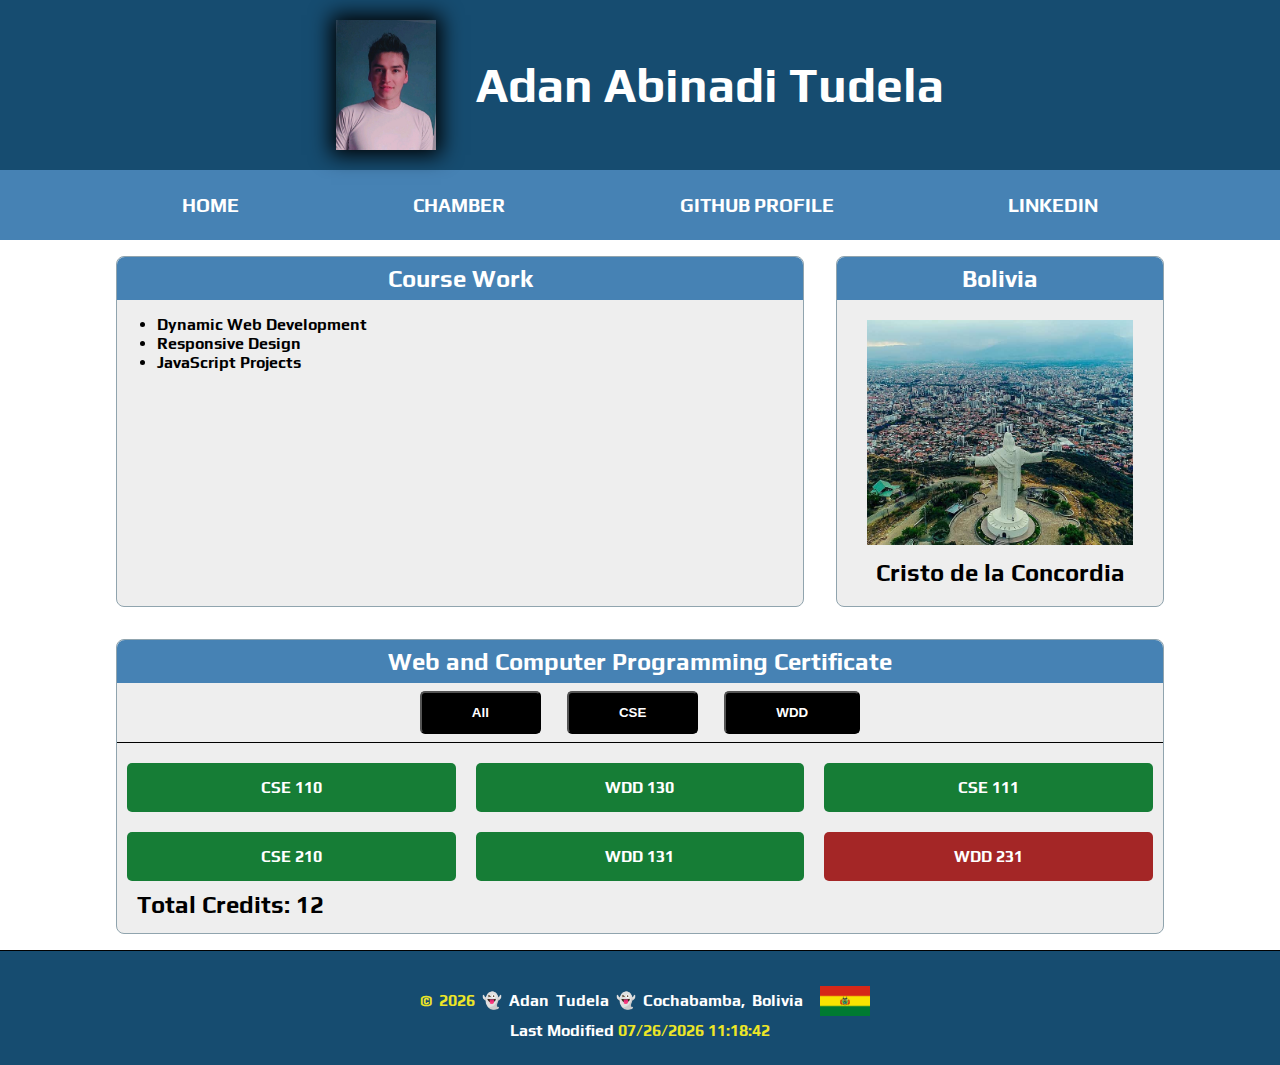
<file: index.html>
<!DOCTYPE html>
<!--March 08 2024-->

<html lang="en-US">

<head>
    <meta charset="utf-8">
    <meta name="viewport" content="width=device-width, initial-scale=1.0">
    <meta name="description" content="Adan Abinadi Tudela's WDD 231 - Web Frontend Development I course home page">
    <meta name="author" content="Adan Tudela">
    <title>WDD 231 | Web Frontend Development I - Abinadi Tudela</title>
    <link rel="stylesheet" href="styles/base.css">
    <script src="scripts/getdates.js" defer></script>
    <script src="scripts/menu.js" defer></script>
    <script src="scripts/courses.js" defer></script>
    <link rel="preconnect" href="https://fonts.googleapis.com">
    <link rel="preconnect" href="https://fonts.gstatic.com" crossorigin>
    <link href="https://fonts.googleapis.com/css2?family=Bodoni+Moda+SC:opsz@6..96&family=Oswald:wght@200..700&family=Play&display=swap" rel="stylesheet">
</head>

<body>
    <header class="headerprofile">
        <img src="images/profile.jpg" alt="Hello, it is me Adan Tudela" width="200">
        <h1 class="indent"> Adan Abinadi Tudela</h1>
        <button id="menu-button" aria-label="Menu"></button>

    </header>
        
    <nav id="navbar">
        <a href="index.html">Home</a>
        <a href="chamber/index.html">Chamber</a>
        <a href="https://github.com/abinaditudela">GitHub Profile</a>
        <a href="https://www.linkedin.com/in/abinadi-tudela-535597187/">Linkedin</a>
    </nav>
    
    <main>
        <section class="card">
            <h2>Course Work</h2>
            <div class="content">
                <ul>
                    <li>Dynamic Web Development</li>
                    <li>Responsive Design</li>
                    <li>JavaScript Projects</li>
                </ul>
        </div>

        </section>

        <section class="card">
            <h2>Bolivia</h2>
            <figure>
                <img src="images/cristo-concordia-min.jpg" alt="The Cristo de la Concordia, Cochabamba, Bolivia.">
                <figcaption>Cristo de la Concordia</figcaption>
            </figure>
        </section>
        <section class="card" id="courses">
            <h2>Web and Computer Programming Certificate</h2>
            <div class="tags" id="head-tags">
                <button class="filter-button">All</button>
                <button class="filter-button">CSE</button>
                <button class="filter-button">WDD</button>
            </div>
            <div class="tags" id="sub-tags">
                
            </div>
            <span id="credits"></span>
        </section>

    </main>
    <footer>
        <p> <span id="currentyear"></span> 👻 Adan Tudela 👻 Cochabamba, Bolivia <img src="images/Flag_of_Bolivia.png" alt="Flag of Bolivia"></p>
        <span id="lastModified"></span>
    </footer>
</body>

</html>
</file>
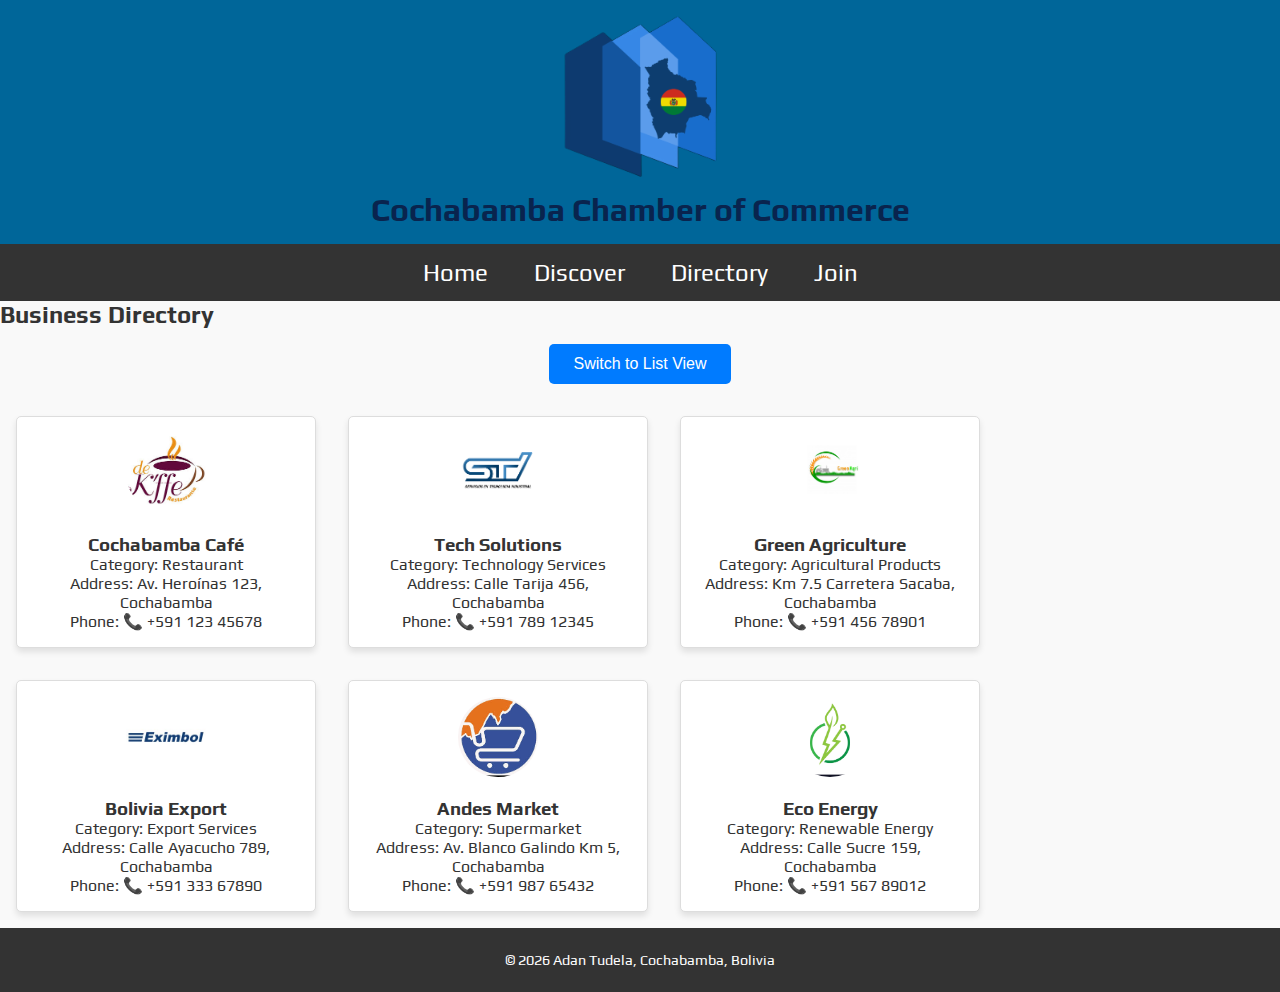
<file: chamber/directory.html>
<!DOCTYPE html>
<!--Nov 21st 2024-->

<html lang="en-US">

<head>
    <meta charset="utf-8">
    <meta name="viewport" content="width=device-width, initial-scale=1.0">
    <meta name="description" content="Cochabamba Chamber of Commerce Directory">
    <meta name="author" content="Adan Tudela">
    <meta property="og:title" content="Cochabamba Chamber of Commerce Directory">
    <meta property="og:type" content="website">
    <meta property="og:image" content="https://abinaditudela.github.io/wdd231/chamber/camaracomercio.jpg">
    <meta property="og:url" content="https://abinaditudela.github.io/wdd231/chamber/directory.html">
    <link rel="icon" href="favicon.ico">
    <title>Chamber of Commerce - Directory</title>
    <link rel="stylesheet" href="styles/styles.css">
    <script src="scripts/directory.js" defer></script>
</head>

<body>
    <header>
        <img src="images/chamber-logo-cut.png" alt="Adan Tudela" class="profile-pic">
        <h1>Cochabamba Chamber of Commerce</h1>
    </header>

    <nav>
        <a href="index.html">Home</a>
        <a href="#">Discover</a>
        <a href="#">Directory</a>
        <a href="#">Join</a>
    </nav>

    <main>
        <section id="directory">
            <h2>Business Directory</h2>
            <button id="toggleView">Switch to List View</button>
            <div id="businesses" class="card-view"></div>
        </section>
    </main>
    

    <footer>
        <p>&copy; <span id="currentYear"></span> Adan Tudela, Cochabamba, Bolivia</p>
    </footer>
</body>

</html>
</file>
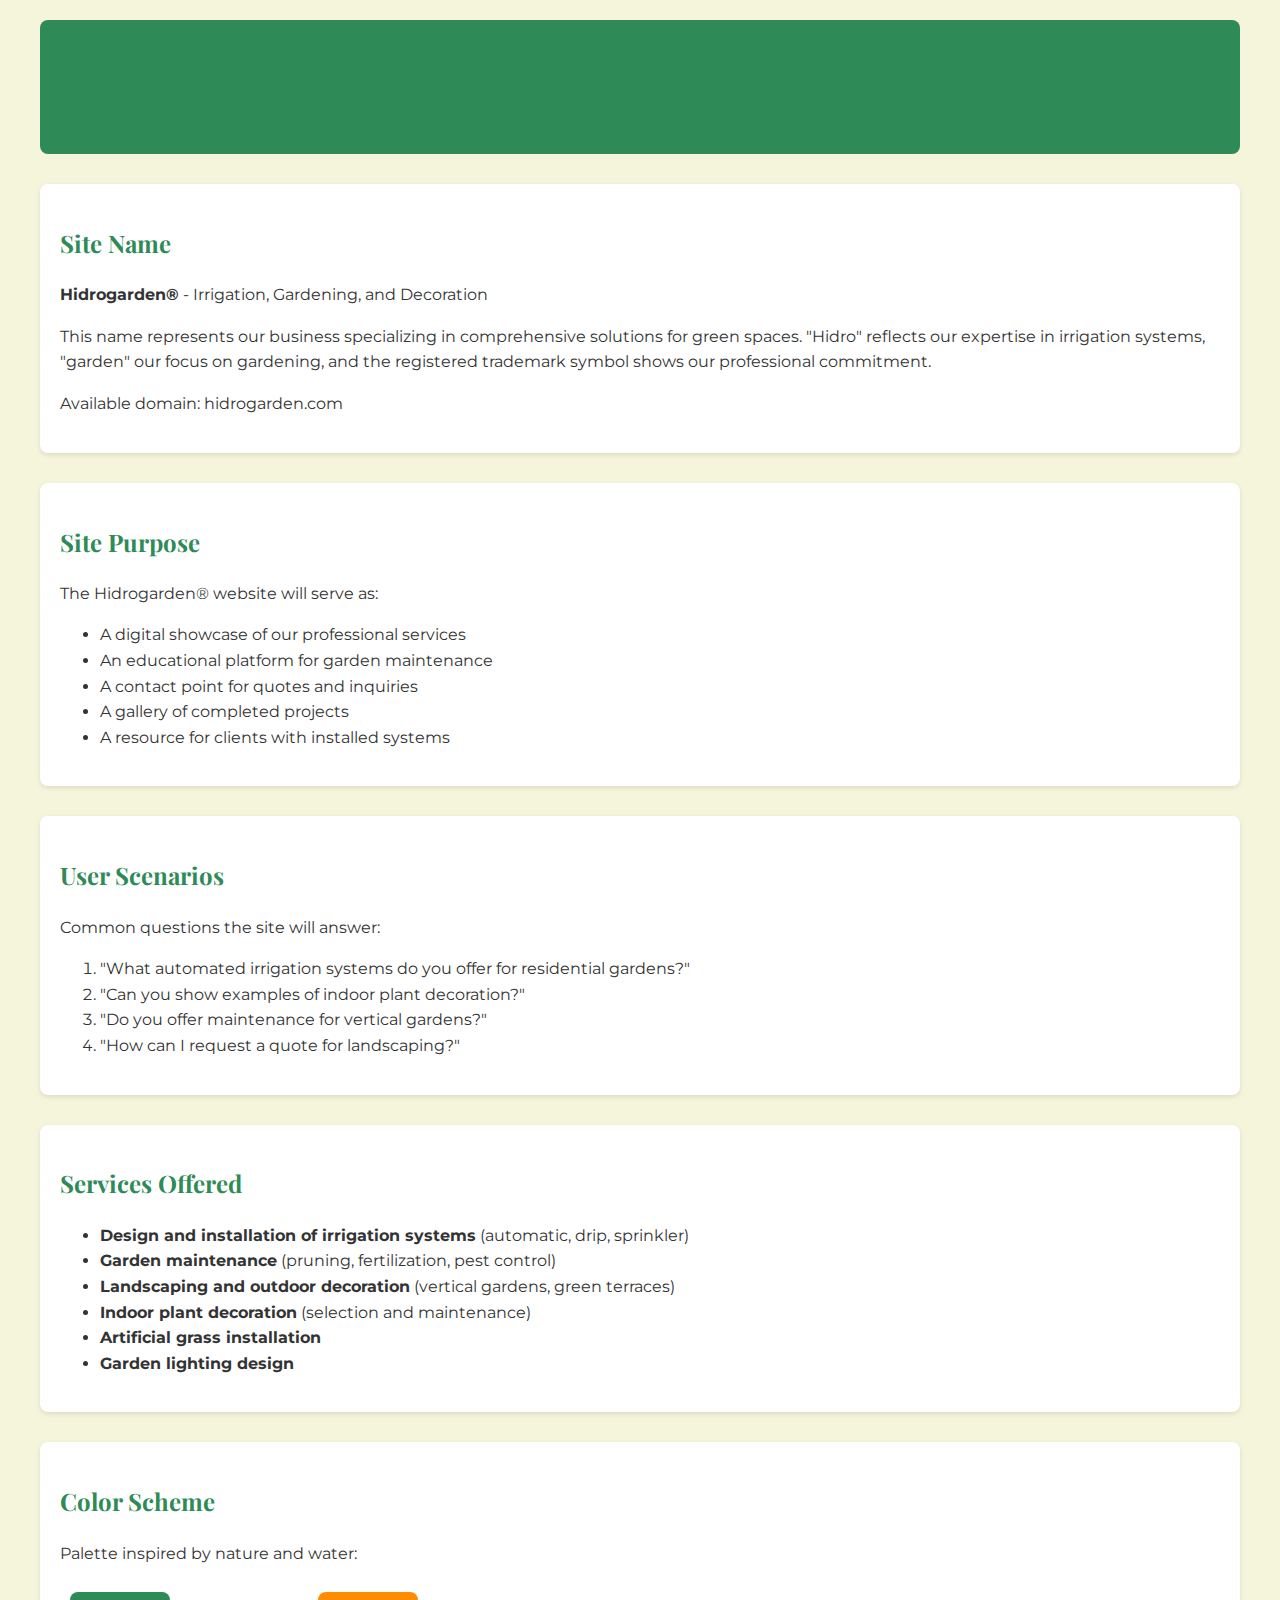
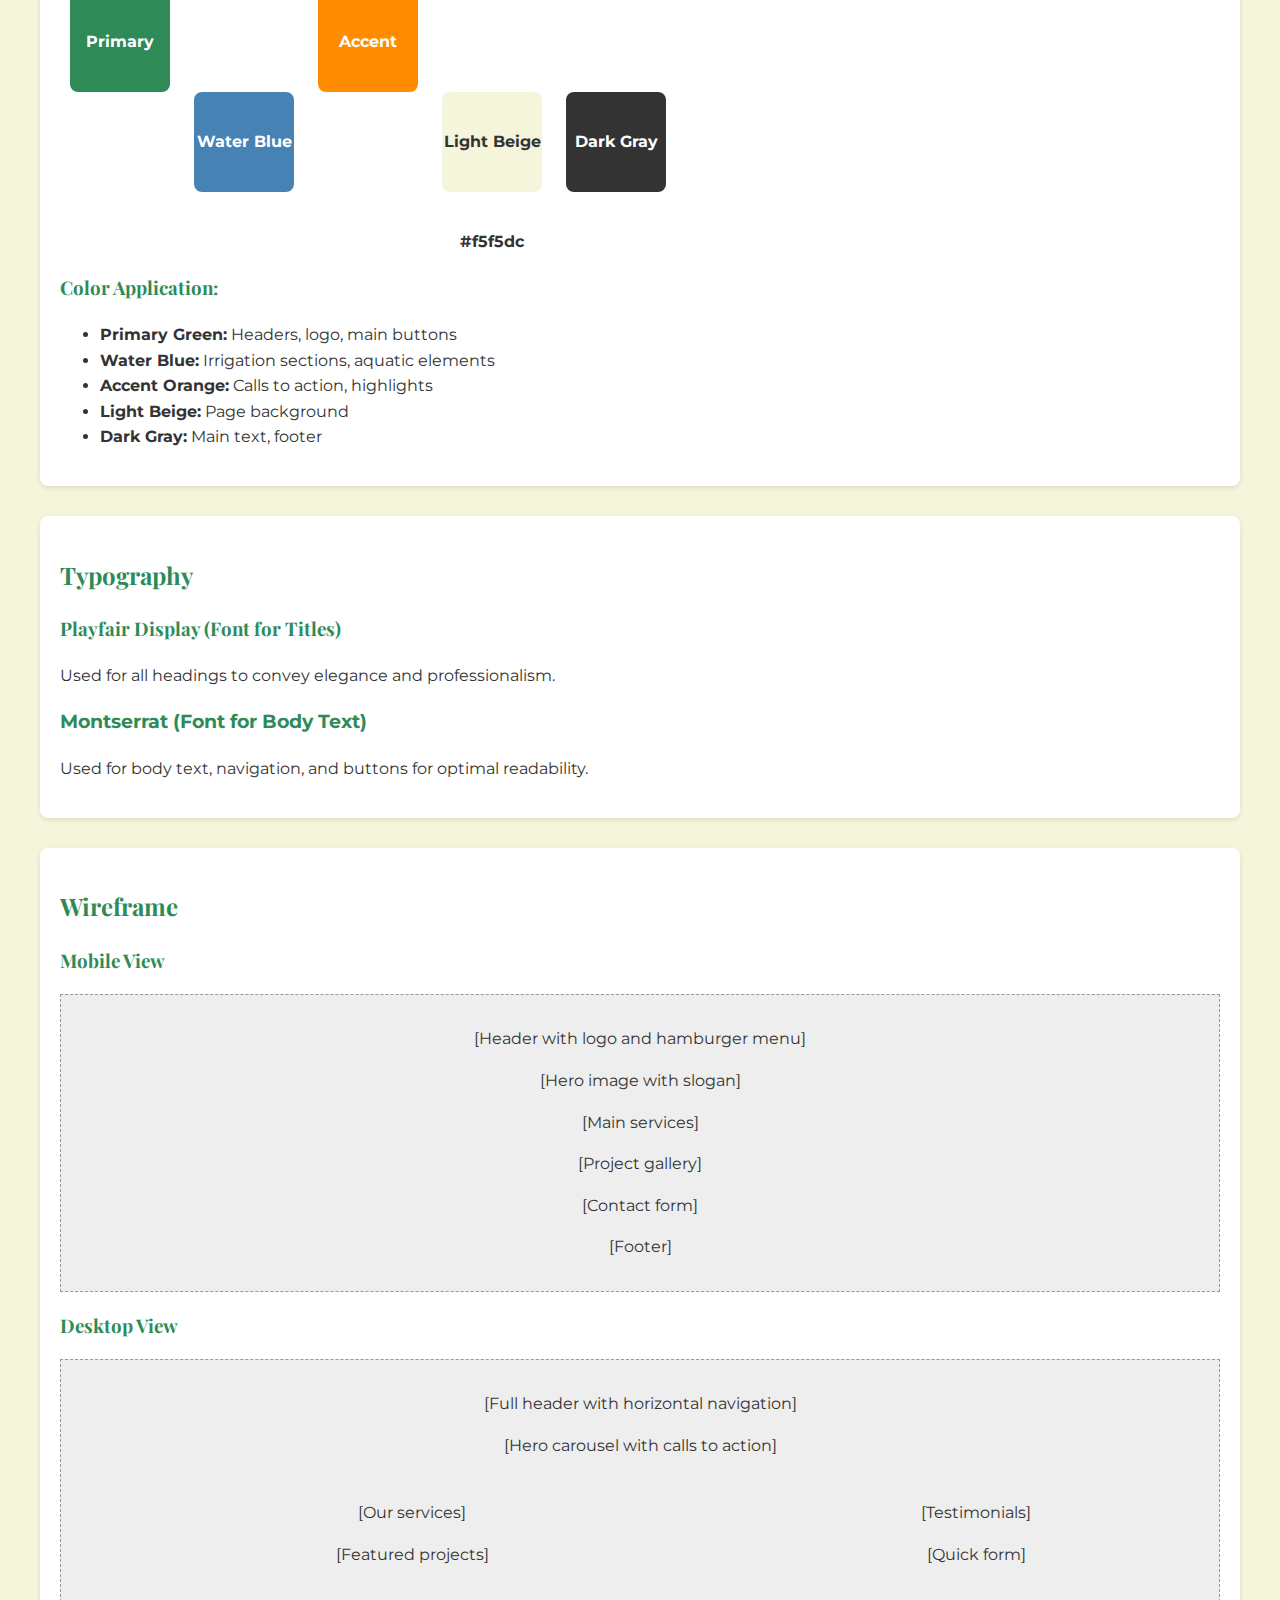
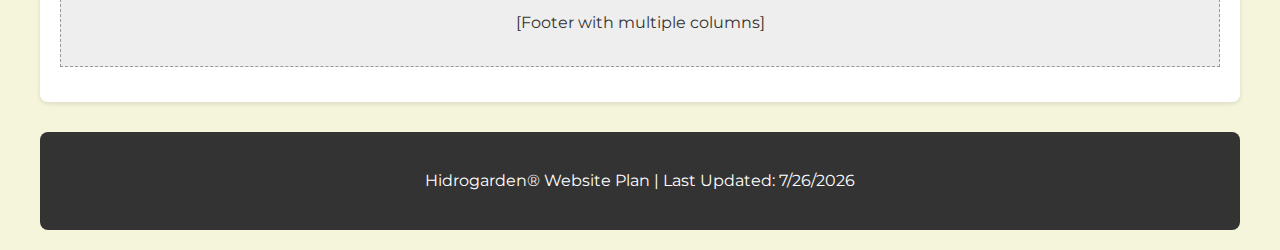
<file: project/site-plan.html>
<!DOCTYPE html>
<html lang="en">
<head>
    <meta charset="UTF-8">
    <meta name="viewport" content="width=device-width, initial-scale=1.0">
    <title>Hidrogarden - Website Plan</title>
    <style>
        /* Color Scheme */
        :root {
            --primary-green: #2e8b57;
            --secondary-blue: #4682b4;
            --accent-orange: #ff8c00;
            --light-beige: #f5f5dc;
            --dark-gray: #333333;
        }
        
        body {
            font-family: 'Montserrat', sans-serif;
            line-height: 1.6;
            color: var(--dark-gray);
            background-color: var(--light-beige);
            max-width: 1200px;
            margin: 0 auto;
            padding: 20px;
        }
        
        h1, h2, h3 {
            font-family: 'Playfair Display', serif;
            color: var(--primary-green);
        }
        
        header {
            background-color: var(--primary-green);
            color: white;
            padding: 20px;
            text-align: center;
            border-radius: 8px;
            margin-bottom: 30px;
        }
        
        section {
            background-color: white;
            padding: 20px;
            margin-bottom: 30px;
            border-radius: 8px;
            box-shadow: 0 2px 5px rgba(0,0,0,0.1);
        }
        
        .color-swatch {
            display: inline-block;
            width: 100px;
            height: 100px;
            margin: 10px;
            border-radius: 8px;
            text-align: center;
            line-height: 100px;
            color: white;
            font-weight: bold;
        }
        
        .wireframe {
            background-color: #eee;
            padding: 15px;
            margin: 15px 0;
            border: 1px dashed #999;
            text-align: center;
        }
        
        footer {
            text-align: center;
            margin-top: 30px;
            padding: 20px;
            background-color: var(--dark-gray);
            color: white;
            border-radius: 8px;
        }
    </style>
    <link href="https://fonts.googleapis.com/css2?family=Montserrat:wght@400;700&family=Playfair+Display:wght@700&display=swap" rel="stylesheet">
</head>
<body>
    <header>
        <h1>Hidrogarden® - Website Plan</h1>
    </header>
    
    <section id="site-name">
        <h2>Site Name</h2>
        <p><strong>Hidrogarden®</strong> - Irrigation, Gardening, and Decoration</p>
        <p>This name represents our business specializing in comprehensive solutions for green spaces. "Hidro" reflects our expertise in irrigation systems, "garden" our focus on gardening, and the registered trademark symbol shows our professional commitment.</p>
        <p>Available domain: hidrogarden.com</p>
    </section>
    
    <section id="purpose">
        <h2>Site Purpose</h2>
        <p>The Hidrogarden® website will serve as:</p>
        <ul>
            <li>A digital showcase of our professional services</li>
            <li>An educational platform for garden maintenance</li>
            <li>A contact point for quotes and inquiries</li>
            <li>A gallery of completed projects</li>
            <li>A resource for clients with installed systems</li>
        </ul>
    </section>
    
    <section id="scenarios">
        <h2>User Scenarios</h2>
        <p>Common questions the site will answer:</p>
        <ol>
            <li>"What automated irrigation systems do you offer for residential gardens?"</li>
            <li>"Can you show examples of indoor plant decoration?"</li>
            <li>"Do you offer maintenance for vertical gardens?"</li>
            <li>"How can I request a quote for landscaping?"</li>
        </ol>
    </section>
    
    <section id="services">
        <h2>Services Offered</h2>
        <ul>
            <li><strong>Design and installation of irrigation systems</strong> (automatic, drip, sprinkler)</li>
            <li><strong>Garden maintenance</strong> (pruning, fertilization, pest control)</li>
            <li><strong>Landscaping and outdoor decoration</strong> (vertical gardens, green terraces)</li>
            <li><strong>Indoor plant decoration</strong> (selection and maintenance)</li>
            <li><strong>Artificial grass installation</strong></li>
            <li><strong>Garden lighting design</strong></li>
        </ul>
    </section>
    
    <section id="colors">
        <h2>Color Scheme</h2>
        <p>Palette inspired by nature and water:</p>
        
        <div class="color-swatch" style="background-color: #2e8b57;">Primary Green<br>#2e8b57</div>
        <div class="color-swatch" style="background-color: #4682b4;">Water Blue<br>#4682b4</div>
        <div class="color-swatch" style="background-color: #ff8c00;">Accent Orange<br>#ff8c00</div>
        <div class="color-swatch" style="background-color: #f5f5dc; color: #333;">Light Beige<br>#f5f5dc</div>
        <div class="color-swatch" style="background-color: #333333;">Dark Gray<br>#333333</div>
        
        <h3>Color Application:</h3>
        <ul>
            <li><strong>Primary Green:</strong> Headers, logo, main buttons</li>
            <li><strong>Water Blue:</strong> Irrigation sections, aquatic elements</li>
            <li><strong>Accent Orange:</strong> Calls to action, highlights</li>
            <li><strong>Light Beige:</strong> Page background</li>
            <li><strong>Dark Gray:</strong> Main text, footer</li>
        </ul>
    </section>
    
    <section id="typography">
        <h2>Typography</h2>
        
        <h3 style="font-family: 'Playfair Display', serif;">Playfair Display (Font for Titles)</h3>
        <p>Used for all headings to convey elegance and professionalism.</p>
        
        <h3 style="font-family: 'Montserrat', sans-serif;">Montserrat (Font for Body Text)</h3>
        <p>Used for body text, navigation, and buttons for optimal readability.</p>
    </section>
    
    <section id="wireframe">
        <h2>Wireframe</h2>
        
        <h3>Mobile View</h3>
        <div class="wireframe">
            <p>[Header with logo and hamburger menu]</p>
            <p>[Hero image with slogan]</p>
            <p>[Main services]</p>
            <p>[Project gallery]</p>
            <p>[Contact form]</p>
            <p>[Footer]</p>
        </div>
        
        <h3>Desktop View</h3>
        <div class="wireframe">
            <p>[Full header with horizontal navigation]</p>
            <p>[Hero carousel with calls to action]</p>
            <div style="display: flex;">
                <div style="width: 60%; padding: 10px;">
                    <p>[Our services]</p>
                    <p>[Featured projects]</p>
                </div>
                <div style="width: 40%; padding: 10px;">
                    <p>[Testimonials]</p>
                    <p>[Quick form]</p>
                </div>
            </div>
            <p>[Footer with multiple columns]</p>
        </div>
    </section>
    
    <footer>
        <p>Hidrogarden® Website Plan | Last Updated: <span id="last-updated"></span></p>
    </footer>

    <script>
        document.getElementById('last-updated').textContent = new Date().toLocaleDateString('en-US');
    </script>
</body>
</html>
</file>
<file: styles/base.css>
@import url('https://fonts.googleapis.com/css2?family=Oswald&family=Play&display=swap');
:root {

    --heading-font: "Play", sans-serif;
    --paragraph-font: "Oswald", sans-serif;}

*{
    margin: 0;
    padding: 0;
    box-sizing: border-box;

}

body{
    font-size: 16px;
    font-family: var(--heading-font);
    font-weight: 600;
}

/* HEADER */

.headerprofile{
    display: flex;
    align-items: center;
    justify-content: center;
    background-color: #164c70;
    padding: 20px 0px;

}
.headerprofile img{
    width: 100px;
    height: 130px;
    margin-right: 40px;
    box-shadow: 0px 0px 20px 5px;

}
/* NAVEGATION BAR */

nav{
    background-color: steelblue;
    padding: 1rem;
    display: flex;
    align-items: center;
    justify-content: space-evenly;

}
nav a {
    color: white;
    display: block;
    padding: 0.5rem;
    font-weight: 700;
    font-size: 1.2rem;
    text-decoration: none;
    text-transform: uppercase;
}
nav a:hover, nav a:active {
    color: #333;
}

/* TITLE */

.indent {
    color: white;
    font-weight: 600;
    font-size: 3rem;
    
}
/* .indent::before{
    content: "Adan A. Tudela";
    visibility: hidden;
} */

main{
    max-width: 1080px;
    margin: 0 auto;
    display:grid;
    grid-template-columns: repeat(3, 1fr);
    gap:0;
}
/* element Card LEFT */
main > .card:nth-child(1){
    grid-column: 1/3;
}
main > .card img{
    width: 100%;
    height: 250px;
    padding: 20px 30px 5px;
    object-fit: cover;
    /* float: right; */
}

figcaption, #credits{
    text-align: center;
    margin: 5px 20px 20px;
    font-size: 1.5rem;
}

/* element Card RIGTH */
main > .card:nth-child(2){
    grid-column: 3/3;
}

/* element Card RIGTH */
main > .card:nth-child(3){
    grid-column: 4/1;
}

/* TAGS COURSES */

.tags{
    display: flex;
    color: white;
    justify-content: center;
}

#head-tags{
    border-bottom: 1px solid black;
    display: flex;
    gap: 20px;
    flex-shrink: 1;
}

#head-tags button{
    background-color: black;
    color: #ffffff;
    border-radius: 5px;
    padding: 12px 50px;
    margin: 8px 3px;
    font-weight: 600;
}

#head-tags button:hover{
    background-color: #164c70;
    color: #fff;
    border: 1px solid rgb(130, 130, 130);
}

#sub-tags{
    display: grid;
    grid-template-columns: repeat(3, 1fr);
    gap: 20px;
    justify-content: center;
    margin: 20px 10px 10px;
}

#sub-tags .course-card.completed{
    background-color: rgba(8, 118, 43, 0.941);
    border-color: #000000;
    border-radius: 5px;
    text-align: center;
    padding: 15px;
    font-weight: 600;
} 

#sub-tags .course-card.not-completed{
    background-color: #a42626;
    border-color: #fff;
    border-radius: 5px;
    text-align: center;
    padding: 15px;
    font-weight: 600;
} 

/* CARD GENERAL */
.card{
    border-radius: 0.5rem;
    border:#90A4AE solid 1px;
    background-color: #eee;
    margin: 1rem ;
    padding: 0px;
    grid-row: span 2;
    position:relative;
}

.card h2{
    text-align: center;
    background-color: steelblue;
    margin: 0;
    padding: 0.5rem;
    border-radius: 0.5rem 0.5rem 0 0;
    color: #FFF;


}
.content{
    padding-top: 15px;
    padding-left: 40px;
}
#courses{
    padding-bottom: 15px;
}
p{
    padding: 0;
    margin: 1rem;
    line-height: 25px;
    word-spacing: 3px;
}
/* FOOTER */
footer{
    color: #FFF;
    background-color: #164c70;
    padding-top: 25px;
    padding-bottom: 25px;
    border-top: 1px solid #000;
    text-align: center;
}
footer p {
    line-height: 40px;
    margin: 0;
}
footer img{
    width: 50px;
    height: 30px;
    transform: translateY(+10px)translateX(+10px);    
}
.highli{
    color: #EDE627;
    font-weight: 700;
    
}

h3{
    padding-left: 16px;
}
/* NEW */

/* Media Queries */
@media screen and (max-width: 768px) {
    main{
        display: block;
    }
    .card:nth-child(1){
        min-height: 200px;
    }
    nav {
        display: none;
        flex-direction: column;
        position: absolute;
        top: 170px;
        right: 0;
        background-color: steelblue;
        width: 100%;
        z-index: 10;
    }

    nav.open {
        display: flex;
    }

    #menu-button {
        display: block !important;
    }

    #head-tags{
        font-size: 1rem;
        display: grid;
        grid-template-columns: 1fr;
        margin: 15px;
        gap: 0px;
    }
    
    #sub-tags{
        grid-template-columns: 1fr;
    }

    #sub-tags {
        font-size: 1rem;
    }
}

#menu-button {
    display: none; /* Escondido por defecto en pantallas grandes */
    position: absolute;
    font-size: 2rem;
    background: none;
    border: none;
    color: white;
    cursor: pointer;
    right: 40px;
    top: 60px;
}

#menu-button::before {
    content: "☰"; /* Ícono hamburguesa */
}

#menu-button.open::before {
    content: "✖"; /* Ícono cerrar */
    /* justify-self: left; */
}
</file>
<file: chamber/styles/styles.css>
@import url('https://fonts.googleapis.com/css2?family=Oswald&family=Play&display=swap');

:root {

    --heading-font: "Play", sans-serif;
    --paragraph-font: "Oswald", sans-serif;}

*{
    margin: 0;
    padding: 0;
    box-sizing: border-box;
    list-style-type: none;

}

/* General Styles */
body {
    font-family: var(--heading-font);
    margin: 0;
    padding: 0;
    background-color: #f9f9f9;
    color: #333;
}

header {
    background-color: #006699;
    color: #09244e;
    padding: 1rem;
    text-align: center;
    justify-content: space-between;
    align-items: center;
}

.logo-container img{
    max-width: 200px;
}

header h1 {
    margin: 0;
    font-size: 2rem;
}

/* Navigation */
#menu-toggle {
    display: none; /* Escondido por defecto en pantallas grandes */
    position: absolute;
    font-size: 2rem;
    background: none;
    border: none;
    color: #09244e;
    cursor: pointer;
    left: 40px;
    top: 60px;
}

nav {
    background-color: #333;
    display: flex;
    justify-content: center;
    gap: 1rem;
}

nav a {
    padding: 15px 15px;
    color: white;
    text-decoration: none;
    font-size: 1.5rem;
}

nav a:hover {
    text-decoration: none;
    color: #09244e;
    background-color: #186dcc;
}
/* *************STYLES FOR HOME PAGE*************** */
/* Hero Section */
#banner {
    position: relative;
    text-align: center;
}

#banner img {
    width: 100%;
    max-height: 800px;
    object-fit: cover;
}

.cta {
    position: absolute;
    top: 50%;
    left: 50%;
    transform: translate(-50%, -50%);
}

.cta-button {
    background-color: #007BFF;
    color: white;
    padding: 0.8rem 1.5rem;
    border: none;
    border-radius: 5px;
    text-decoration: none;
}
/* Weather Section */
#current-temp{
    font-size: xx-large;
    vertical-align: super;
}
#forecast {
    display: flex;
    justify-content: space-between;
    gap: 10px;
}

.forecast-day {
    text-align: center;
    margin-top: 15px;
    padding: 10px;
    border-radius: 8px;
    background-color: #f9f9f9;
    width: 30%;
}

.forecast-day img {
    width: 50px;
    height: 50px;
}

.forecast-day h4 {
    margin: 5px 0;
    font-size: 1rem;
    color: #333;
}

.forecast-day p {
    margin: 3px 0;
    font-size: 0.9rem;
    color: #666;
}

/* Info Section */
#info-section {
    display: grid;
    grid-template-columns: repeat(auto-fit, minmax(250px, 1fr));
    gap: 1rem;
    padding: 1rem;
}

.info-card {
    background: white;
    padding: 1rem;
    border-radius: 5px;
    box-shadow: 0 4px 6px rgba(0, 0, 0, 0.1);
}
/* Button Styles */
button {
    display: block;
    margin: 1rem auto;
    padding: 0.7rem 1.5rem;
    font-size: 1rem;
    background-color: #007BFF;
    color: white;
    border: none;
    border-radius: 5px;
    cursor: pointer;
    transition: background-color 0.3s ease;
}

button:hover {
    background-color: #0056b3;
}

/* Directory Styles - Card View */
.directory {
    display: grid;
    grid-template-columns: repeat(auto-fit, minmax(250px, 1fr));
    gap: 1rem;
    padding: 1rem;
    max-width: 1200px;
    margin: 0 auto;
}
/* Card View */
.card-view .business-card {
    display: inline-block;
    width: 300px;
    margin: 1rem;
    padding: 1rem;
    border: 1px solid #ddd;
    border-radius: 5px;
    background-color: white;
    box-shadow: 0 4px 6px rgba(0, 0, 0, 0.1);
    text-align: center;
}

.card-view .business-card img {
    width: 80px;
    height: 80px;
    object-fit: cover;
    margin-bottom: 1rem;
    border-radius: 50%;
}
/* .business-card {
    background: white;
    border: 1px solid #ddd;
    border-radius: 5px;
    box-shadow: 0 2px 4px rgba(0, 0, 0, 0.1);
    padding: 1rem;
    text-align: center;
    transition: transform 0.3s ease, box-shadow 0.3s ease;
}

.business-card:hover {
    transform: translateY(-5px);
    box-shadow: 0 4px 8px rgba(0, 0, 0, 0.2);
}

.business-card img {
    width: 80px;
    height: 80px;
    margin-bottom: 1rem;
    object-fit: cover;
    border-radius: 50%;
}

.business-card h3 {
    margin: 0.5rem 0;
    font-size: 1.2rem;
    color: #007BFF;
}

.business-card p {
    margin: 0.3rem 0;
    font-size: 0.9rem;
    color: #666;
} */

/* List View */
.list-view .directory {
    display: flex;
    flex-direction: column;
    gap: 1rem;
}

.list-view .business-card {
    display: flex;
    flex-direction: row;
    align-items: center;
    justify-content: space-between;
    padding: 1rem;
    background: white;
    border: 1px solid #ddd;
    border-radius: 5px;
    box-shadow: 0 2px 4px rgba(0, 0, 0, 0.1);
}

.list-view .business-card img {
    width: 60px;
    height: 60px;
    margin-right: 1rem;
    object-fit: cover;
    border-radius: 50%;
}

.list-view .business-card div {
    flex-grow: 1;
}

.list-view .business-card div h3 {
    margin: 0;
    font-size: 1.1rem;
    color: #333;
}

.list-view .business-card div p {
    margin: 0.3rem 0;
    font-size: 0.9rem;
    color: #666;
}

/* Responsive Adjustments */
@media screen and (max-width: 768px) {
    #menu-toggle {
        display: block;
    }

    nav {
        display: none;
        flex-direction: column;
        gap: 0;
    }
    nav a{
        padding-top: 10px;
        padding-bottom: 10px;
    }

    nav.active {
        display: flex;
    }

    .directory {
        grid-template-columns: 1fr;
    }

    .list-view .business-card {
        flex-direction: column;
        text-align: center;
    }

    .list-view .business-card img {
        margin-bottom: 0.5rem;
    }

    .list-view .business-card div {
        text-align: center;
    }
}



/* Footer Styles */
footer {
    background-color: #333;
    color: white;
    padding: 1rem;
    text-align: center;
    font-size: 0.9rem;
}

.social-links img {
    width: 25px;
}

footer img {
    width: 25px;
    height: auto;
    vertical-align: middle;
}

footer p {
    margin: 0.5rem 0;
}
</file>
